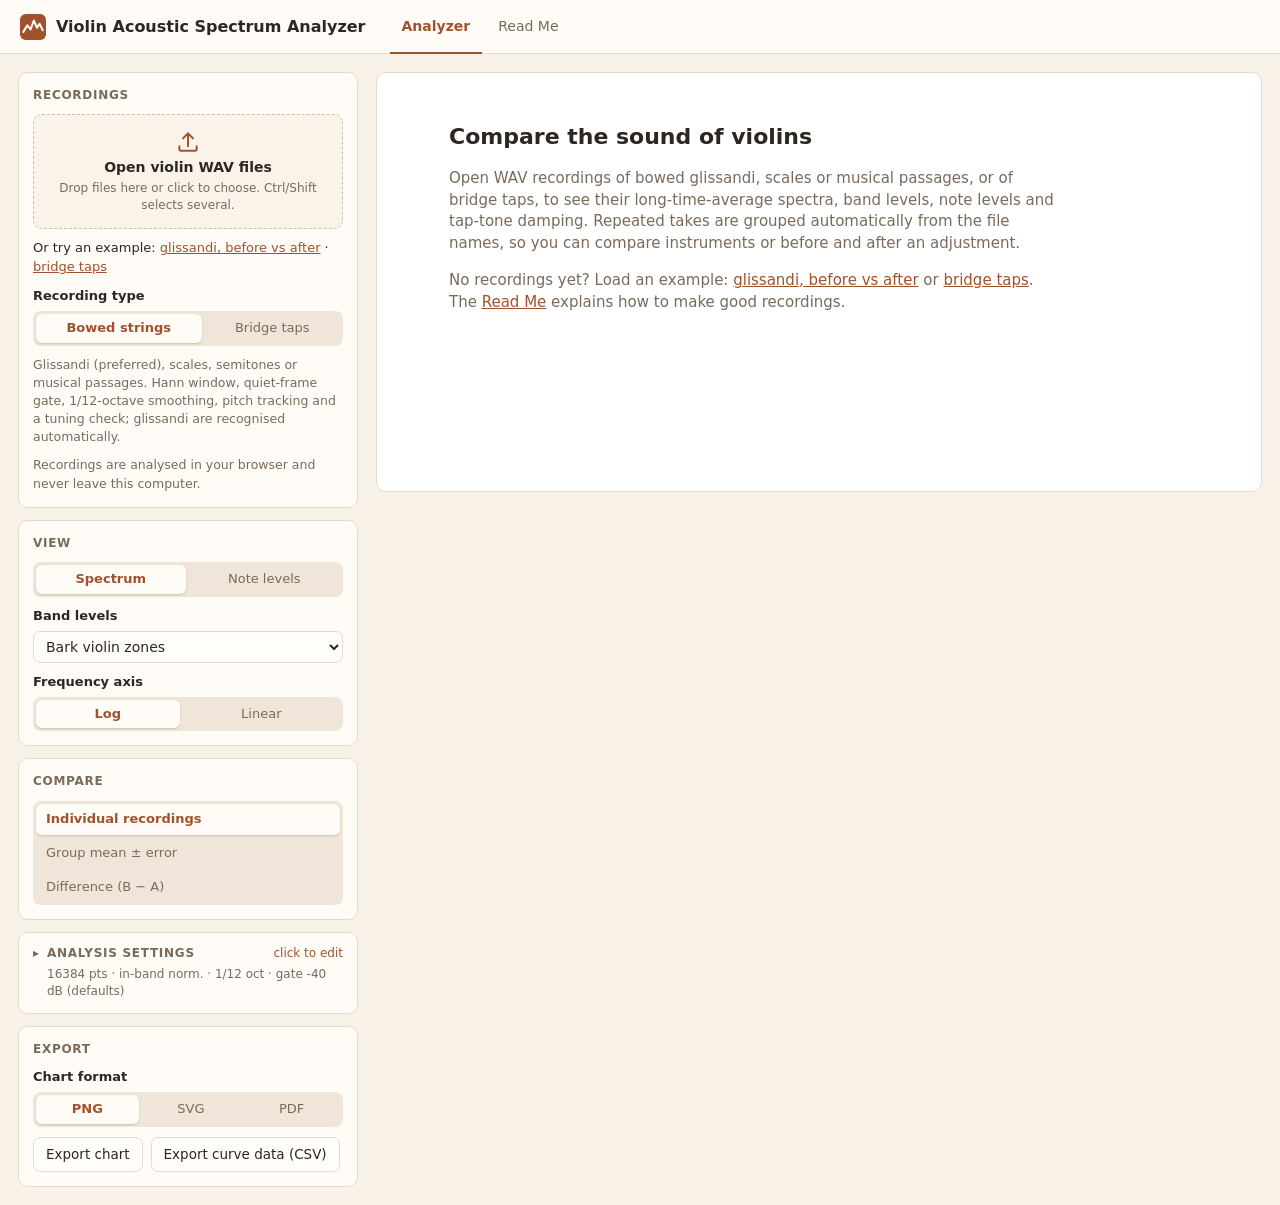
<file: index.html>
<!doctype html>
<html lang="en">
<head>
  <meta charset="utf-8">
  <meta name="viewport" content="width=device-width, initial-scale=1">
  <title>Violin Acoustic Spectrum Analyzer</title>
  <meta name="description" content="Compare long-time-average spectra, band levels, note levels and tap-tone damping of violin recordings. Runs entirely in your browser.">
  <link rel="icon" href="data:image/svg+xml,%3Csvg xmlns='http://www.w3.org/2000/svg' viewBox='0 0 32 32'%3E%3Crect width='32' height='32' rx='7' fill='%23a0522d'/%3E%3Cpath d='M4 22 L9 14 L13 19 L17 8 L21 17 L24 12 L28 20' fill='none' stroke='white' stroke-width='2.4' stroke-linecap='round' stroke-linejoin='round'/%3E%3C/svg%3E">
  <link rel="stylesheet" href="css/style.css">
  <script src="vendor/plotly-2.35.2.min.js" defer></script>
  <script src="vendor/marked-12.0.2.min.js" defer></script>
  <script src="vendor/jspdf-2.5.1.umd.min.js" defer></script>
  <script type="module" src="js/app.js"></script>
</head>
<body>
  <header class="topbar">
    <div class="brand">
      <svg viewBox="0 0 32 32" aria-hidden="true"><rect width="32" height="32" rx="7" fill="currentColor"/><path d="M4 22 L9 14 L13 19 L17 8 L21 17 L24 12 L28 20" fill="none" stroke="#fff" stroke-width="2.4" stroke-linecap="round" stroke-linejoin="round"/></svg>
      <span>Violin Acoustic Spectrum Analyzer</span>
    </div>
    <nav class="tabs" role="tablist">
      <button role="tab" id="tab-analyzer" aria-selected="true" aria-controls="page-analyzer">Analyzer</button>
      <button role="tab" id="tab-readme" aria-selected="false" aria-controls="page-readme">Read Me</button>
    </nav>
  </header>

  <main id="page-analyzer" class="layout" role="tabpanel" aria-labelledby="tab-analyzer">
    <aside class="sidebar">
      <!-- Recordings: files, examples and recording type -->
      <section class="card">
        <h2 class="card-title">Recordings</h2>
        <label class="dropzone" id="dropzone">
          <input type="file" id="file-input" accept=".wav,audio/wav,audio/x-wav,audio/wave" multiple>
          <svg viewBox="0 0 24 24" aria-hidden="true"><path d="M12 16V4m0 0-4.5 4.5M12 4l4.5 4.5M4 16v2.5A1.5 1.5 0 0 0 5.5 20h13a1.5 1.5 0 0 0 1.5-1.5V16" fill="none" stroke="currentColor" stroke-width="1.8" stroke-linecap="round" stroke-linejoin="round"/></svg>
          <span class="dz-title">Open violin WAV files</span>
          <span class="dz-sub">Drop files here or click to choose. Ctrl/Shift selects several.</span>
        </label>
        <p class="examples">Or try an example: <a href="#" data-example="glis">glissandi, before vs after</a> · <a href="#" data-example="impact">bridge taps</a></p>
        <div class="field">
          <span class="label">Recording type</span>
          <div class="segmented" data-name="rec_type">
            <button type="button" value="bowed">Bowed strings</button>
            <button type="button" value="impact">Bridge taps</button>
          </div>
        </div>
        <p class="help" id="rec_type_help"></p>
        <p class="help">Recordings are analysed in your browser and never leave this computer.</p>
      </section>


      <!-- View: what is drawn -->
      <section class="card">
        <h2 class="card-title">View</h2>
        <div class="segmented" data-name="view" data-show="played">
          <button type="button" value="spec">Spectrum</button>
          <button type="button" value="notes">Note levels</button>
        </div>
        <div class="field" id="layers-field" hidden>
          <span class="label">Visible audio layers</span>
          <div id="file_toggles" class="layers"></div>
        </div>
        <label class="field">
          <span class="label">Band levels</span>
          <select id="band_set">
            <option value="zones">Bark violin zones</option>
            <option value="dw">Dünnwald regions</option>
            <option value="bark">Bark critical bands</option>
            <option value="curtin4">Curtin 4 bands</option>
            <option value="curtin5">Curtin 5 bands</option>
            <option value="none">None</option>
          </select>
        </label>
        <div class="field">
          <span class="label">Frequency axis</span>
          <div class="segmented" data-name="x_scale">
            <button type="button" value="log">Log</button>
            <button type="button" value="lin">Linear</button>
          </div>
        </div>
      </section>

      <!-- Compare: plot mode and groups -->
      <section class="card">
        <h2 class="card-title">Compare</h2>
        <div class="segmented vertical" data-name="plot_mode">
          <button type="button" value="indiv">Individual recordings</button>
          <button type="button" value="mean">Group mean ± error</button>
          <button type="button" value="diff">Difference (B − A)</button>
        </div>
        <div data-show="groups" class="stack">
          <p class="help">Files sharing a group name are treated as independent replicates of one instrument/condition.</p>
          <div id="group_inputs" class="groups"></div>
          <div class="field">
            <span class="label">Error band</span>
            <div class="segmented" data-name="err_type">
              <button type="button" value="se">± 1 SE</button>
              <button type="button" value="ci" title="Mean ± 1.96 SE. With only a few recordings per group this understates the uncertainty.">≈ 95% CI</button>
            </div>
          </div>
        </div>
        <div data-show="diff" class="ab">
          <label class="field"><span class="label">A (reference / before)</span><select id="ref_grp"></select></label>
          <label class="field"><span class="label">B (comparison / after)</span><select id="cmp_grp"></select></label>
        </div>
      </section>

      <!-- Analysis settings -->
      <details class="card settings" id="adv_settings">
        <summary>
          <span class="settings-title">Analysis settings</span>
          <span class="settings-summary" id="settings_summary"></span>
        </summary>
        <div class="settings-body">
          <div data-show="played">
            <label class="check"><input type="checkbox" id="restrict_pitch"> Restrict to common pitch range</label>
            <label class="check"><input type="checkbox" id="gate_on" checked> Ignore quiet frames (silence / gaps)</label>
            <label class="field range" data-show="gate">
              <span class="label">Gate threshold <output for="gate_db"></output> dB re loudest frame</span>
              <input type="range" id="gate_db" min="-60" max="-10" step="5" value="-40">
            </label>
          </div>
          <div data-show="impact">
            <label class="field range">
              <span class="label">Window level at frame end <output for="exp_db"></output> dB <span class="muted">(0 = rectangular)</span></span>
              <input type="range" id="exp_db" min="-60" max="0" step="5" value="-40">
            </label>
            <label class="field range">
              <span class="label">Tap detection threshold <output for="trig_db"></output> dB re strongest tap</span>
              <input type="range" id="trig_db" min="-30" max="-6" step="2" value="-20">
            </label>
            <label class="check"><input type="checkbox" id="skip_clipped" checked> Skip clipped taps</label>
            <p class="help">Record several taps per file, spaced further apart than one frame, and let each tap ring out. Set the recording level so taps peak around −6 to −12 dBFS.</p>
          </div>
          <label class="field">
            <span class="label">FFT window (samples at 48 kHz)</span>
            <select id="fft_size">
              <option value="4096">4096</option>
              <option value="8192">8192</option>
              <option value="16384">16384 (recommended)</option>
              <option value="32768">32768</option>
            </select>
          </label>
          <fieldset class="field">
            <legend class="label">Level normalization</legend>
            <label class="check"><input type="radio" name="norm_mode" value="inband" checked> In-band power (188–7080 Hz)</label>
            <label class="check"><input type="radio" name="norm_mode" value="none"> None (absolute dBFS/Hz)</label>
          </fieldset>
          <label class="field">
            <span class="label">Spectral smoothing</span>
            <select id="smooth">
              <option value="0">None</option>
              <option value="24">1/24 octave</option>
              <option value="12">1/12 octave</option>
              <option value="6">1/6 octave</option>
              <option value="3">1/3 octave</option>
            </select>
          </label>
          <a href="#" id="reset_settings" class="small-link">Restore defaults for this recording type</a>
        </div>
      </details>

      <!-- Export -->
      <section class="card">
        <h2 class="card-title">Export</h2>
        <div class="field">
          <span class="label">Chart format</span>
          <div class="segmented" data-name="file_type">
            <button type="button" value="png">PNG</button>
            <button type="button" value="svg">SVG</button>
            <button type="button" value="pdf">PDF</button>
          </div>
        </div>
        <div class="buttons">
          <button type="button" class="btn" id="download_plot">Export chart</button>
          <button type="button" class="btn" id="download_csv">Export curve data (CSV)</button>
        </div>
      </section>
    </aside>

    <section class="main">
      <div class="plot-card">
        <div id="welcome" class="welcome">
          <h2>Compare the sound of violins</h2>
          <p>Open WAV recordings of bowed glissandi, scales or musical passages, or of bridge taps, to see their long-time-average spectra, band levels, note levels and tap-tone damping. Repeated takes are grouped automatically from the file names, so you can compare instruments or before and after an adjustment.</p>
          <p>No recordings yet? Load an example: <a href="#" data-example="glis">glissandi, before vs after</a> or <a href="#" data-example="impact">bridge taps</a>. The <a href="#" id="welcome-readme">Read Me</a> explains how to make good recordings.</p>
        </div>
        <div id="plot-wrap" class="plot-wrap" hidden>
          <div id="plot"></div>
          <div id="cursor" class="cursor" hidden></div>
          <div id="plot-message" class="plot-message" hidden></div>
        </div>
        <div id="busy" class="busy" hidden><div class="spinner"></div><span id="busy-text">Working…</span></div>
      </div>
      <div class="toolbar" id="toolbar" hidden>
        <button type="button" class="btn btn-sm" id="reset_zoom">Reset zoom</button>
        <div id="cursor_readout" class="readout"></div>
      </div>
      <p class="help" id="plot-help" hidden>Drag across the plot to zoom into a frequency range; double-click or press Reset zoom to zoom out. Hover (or tap) for a frequency and level readout.</p>
      <div id="band_box" class="note-box muted-box" hidden></div>
      <div id="tuning_note" class="note-box" hidden></div>
      <div id="damping_box" class="note-box muted-box" hidden></div>
    </section>
  </main>

  <main id="page-readme" class="readme-page" role="tabpanel" aria-labelledby="tab-readme" hidden>
    <article id="readme" class="readme">Loading…</article>
  </main>

  <div id="toasts" class="toasts" aria-live="polite"></div>
</body>
</html>
</file>
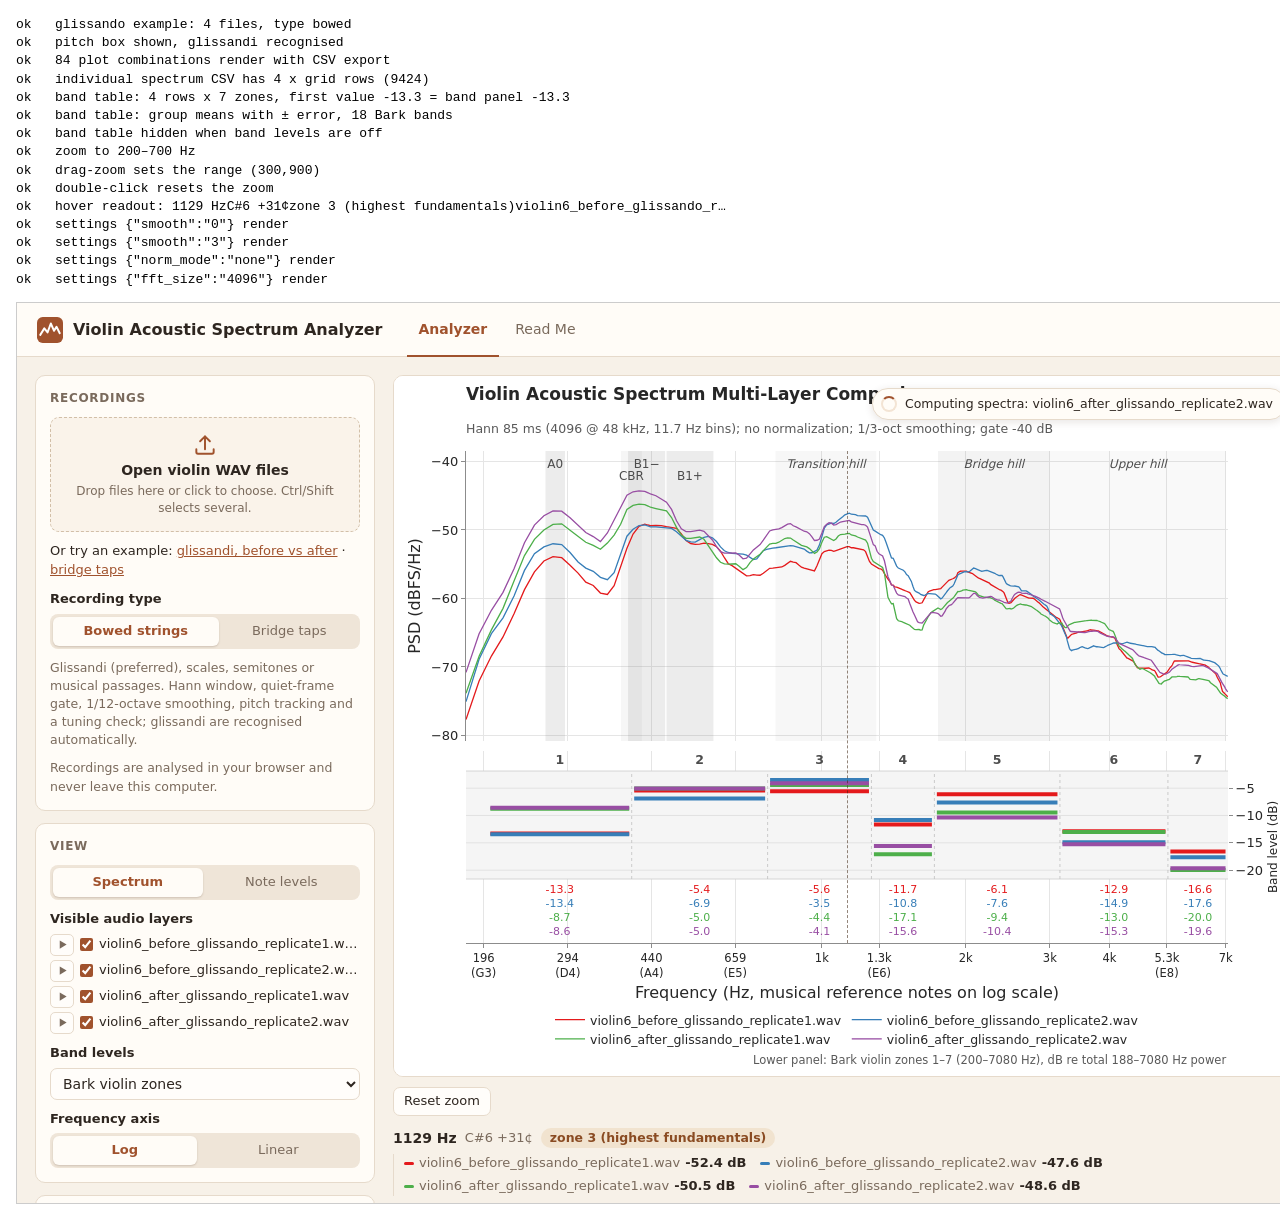
<file: tests/e2e.html>
<!doctype html>
<html lang="en">
<head>
  <meta charset="utf-8">
  <title>inSpectra end-to-end test</title>
  <style>
    body { font: 13px/1.4 ui-monospace, Consolas, monospace; margin: 16px; }
    iframe { width: 1300px; height: 900px; border: 1px solid #ccc; }
  </style>
</head>
<body>
  <pre id="out"></pre>
  <iframe id="app" title="app under test"></iframe>
  <script type="module" src="e2e.js"></script>
</body>
</html>
</file>
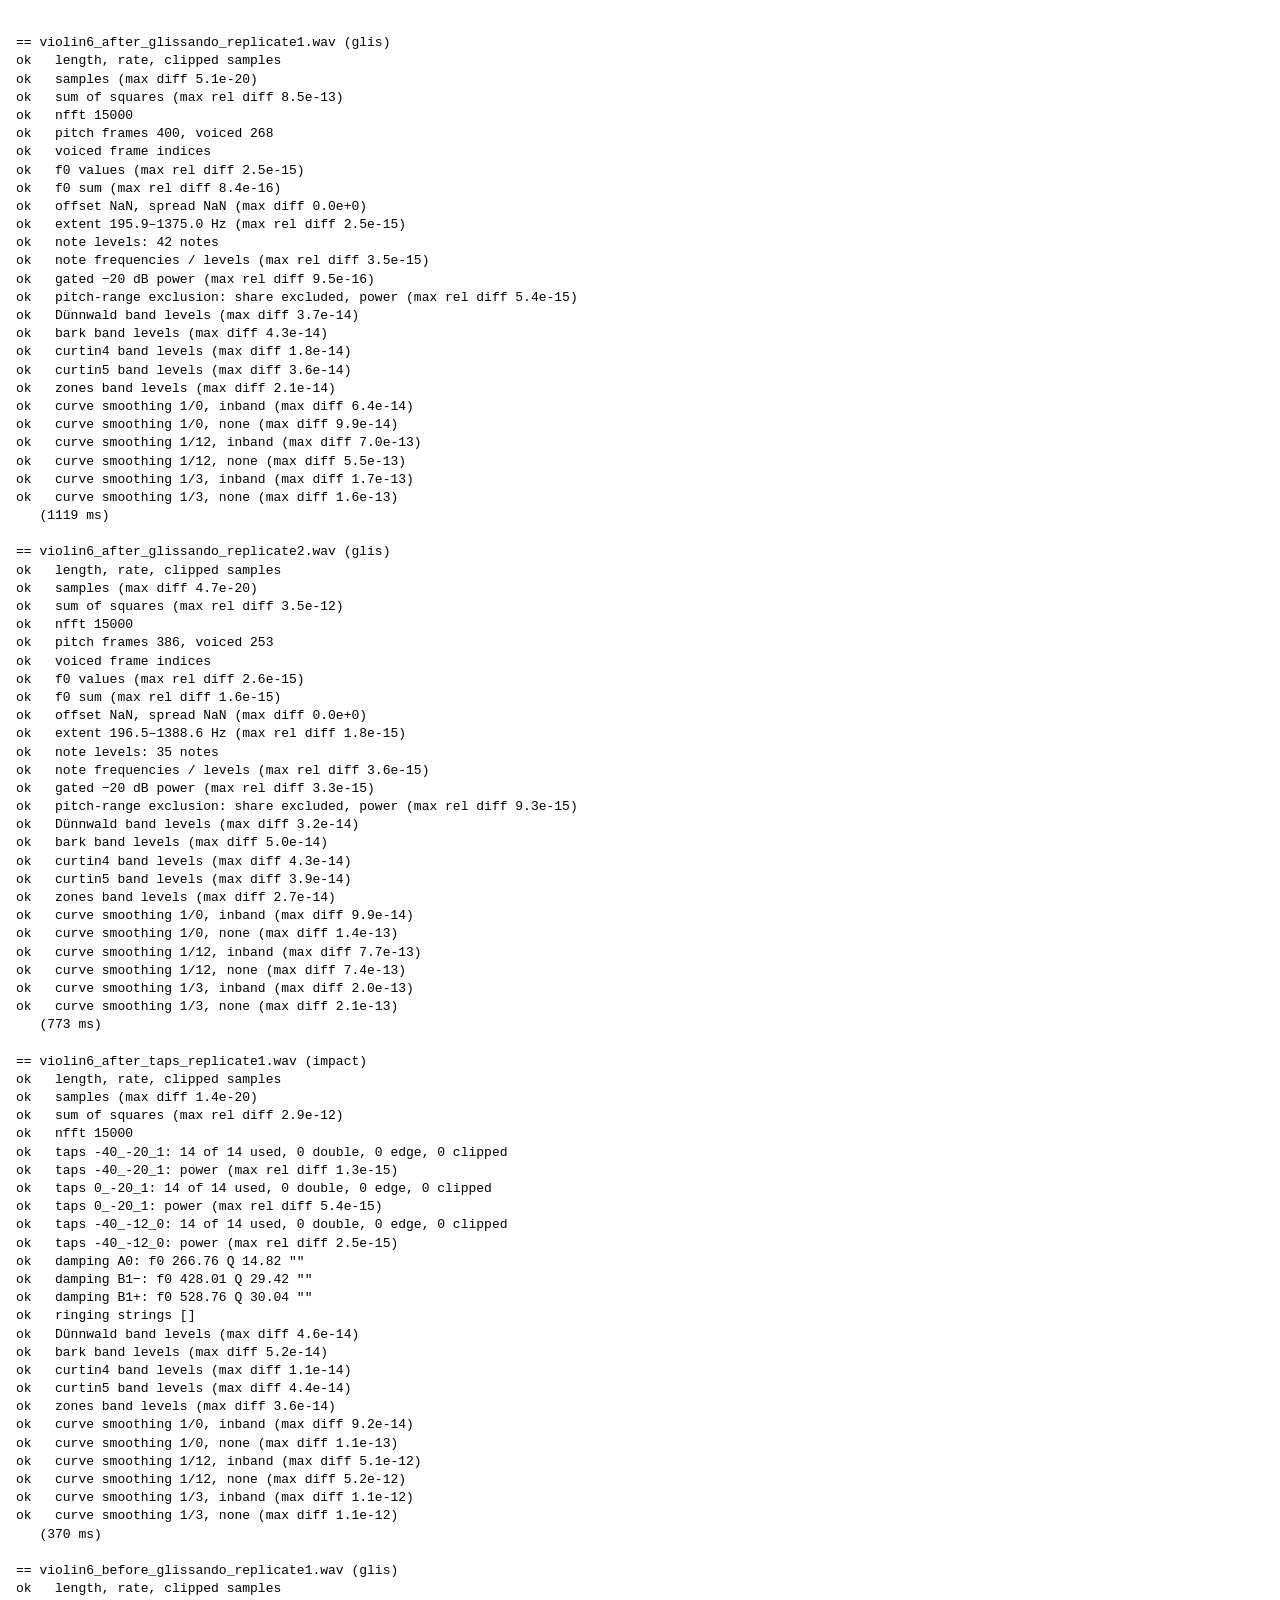
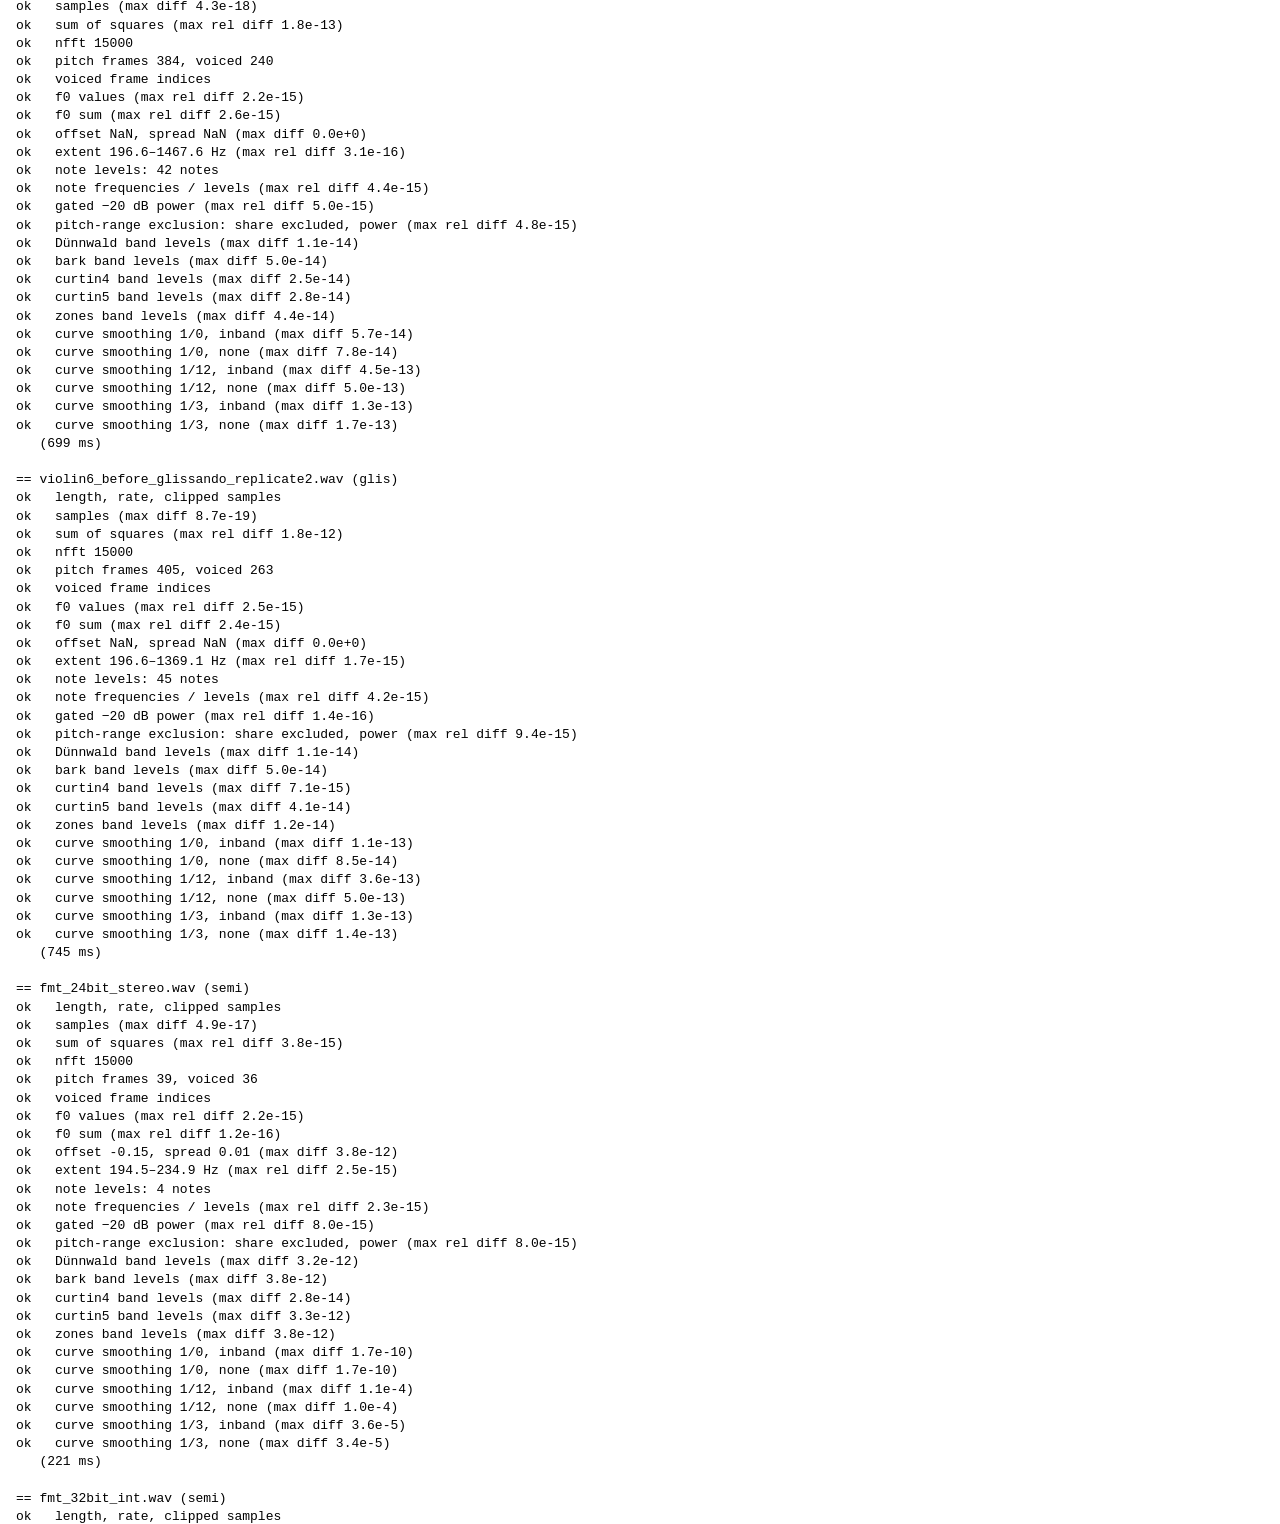
<file: tests/test.html>
<!doctype html>
<html lang="en">
<head>
  <meta charset="utf-8">
  <title>inSpectra tests</title>
  <style>body { font: 13px/1.4 ui-monospace, Consolas, monospace; margin: 16px; }</style>
</head>
<body>
  <pre id="out"></pre>
  <script type="module" src="test.js"></script>
</body>
</html>
</file>
<file: css/style.css>
:root {
  --bg: #f7f1e8;
  --card: #fffcf7;
  --border: #e6dacb;
  --text: #2e2620;
  --muted: #7a6a5c;
  --accent: #a0522d;
  --accent-soft: #f3e4d4;
  --input: #fffdfa;
  --tint: #faf3ea;
  --track: #efe5d8;
  --warn-bg: #fff6e0;
  --warn-border: #f0cf79;
  --warn-text: #7a5300;
  --radius: 10px;
  --font: system-ui, -apple-system, "Segoe UI", Roboto, "Helvetica Neue", Arial, sans-serif;
  color-scheme: light;
}

* { box-sizing: border-box; }
html, body { margin: 0; }
body { background: var(--bg); color: var(--text); font: 14px/1.45 var(--font); }
a { color: var(--accent); }
[hidden] { display: none !important; }

/* ---- Top bar ---------------------------------------------------------------- */
.topbar {
  position: sticky; top: 0; z-index: 20;
  display: flex; align-items: center; gap: 24px; padding: 0 20px; height: 54px;
  background: var(--card); border-bottom: 1px solid var(--border);
}
.brand { display: flex; align-items: center; gap: 10px; font-weight: 650; font-size: 16px; color: var(--accent); white-space: nowrap; overflow: hidden; min-width: 0; flex: 0 1 auto; }
.tabs { flex: none; }
@media (max-width: 600px) {
  .topbar { gap: 8px; padding: 0 12px; }
  .brand span { display: none; }
}
.brand span { color: var(--text); overflow: hidden; text-overflow: ellipsis; }
.brand svg { width: 26px; height: 26px; flex: none; }
.tabs { display: flex; gap: 4px; height: 100%; }
.tabs button {
  border: 0; background: none; font: inherit; color: var(--muted); padding: 0 12px; cursor: pointer;
  border-bottom: 2px solid transparent; margin-bottom: -1px;
}
.tabs button[aria-selected="true"] { color: var(--accent); border-bottom-color: var(--accent); font-weight: 600; }
.tabs button:hover { color: var(--text); }

/* ---- Layout ----------------------------------------------------------------- */
.layout { display: grid; grid-template-columns: 340px minmax(0, 1fr); gap: 18px; padding: 18px; align-items: start; }
.sidebar { display: flex; flex-direction: column; gap: 12px; }
.main { min-width: 0; display: flex; flex-direction: column; gap: 10px; position: sticky; top: 72px; }
@media (max-width: 900px) {
  .layout { grid-template-columns: minmax(0, 1fr); padding: 12px 16px; }
  .main { position: static; order: -1; }
  .brand span { font-size: 14px; }
}

.card { background: var(--card); border: 1px solid var(--border); border-radius: var(--radius); padding: 14px; display: flex; flex-direction: column; gap: 10px; }
.card > :first-child { margin-top: 0; }
.help { margin: 0; font-size: 12.5px; color: var(--muted); }
.muted { color: var(--muted); }
.examples { margin: 0; font-size: 13px; }
.small-link { font-size: 13px; }

/* ---- Inputs ----------------------------------------------------------------- */
.field { display: flex; flex-direction: column; gap: 5px; border: 0; margin: 0; padding: 0; min-width: 0; }
.label { font-weight: 600; font-size: 13px; }
fieldset.field legend { padding: 0; margin-bottom: 4px; }
select, input[type="text"] {
  font: inherit; color: inherit; background: var(--input); border: 1px solid var(--border); border-radius: 7px;
  padding: 6px 8px; width: 100%; min-width: 0;
}
select:focus, input[type="text"]:focus { outline: 2px solid var(--accent-soft); border-color: var(--accent); }
.check { display: flex; align-items: flex-start; gap: 7px; cursor: pointer; font-size: 13.5px; }
.check input { margin: 3px 0 0; accent-color: var(--accent); }
.range input { width: 100%; accent-color: var(--accent); }
.range output { font-variant-numeric: tabular-nums; color: var(--accent); }

.segmented { display: flex; flex-wrap: wrap; background: var(--track); border-radius: 8px; padding: 3px; gap: 3px; }
.segmented button {
  flex: 1 1 auto; border: 0; background: none; font: inherit; font-size: 13px; color: var(--muted);
  padding: 5px 8px; border-radius: 6px; cursor: pointer; white-space: nowrap;
}
.segmented.vertical { flex-direction: column; }
.segmented.vertical button { text-align: left; padding: 6px 10px; }
.segmented button:hover { color: var(--text); }
.segmented button[aria-pressed="true"] { background: var(--card); color: var(--accent); font-weight: 600; box-shadow: 0 1px 2px rgba(60, 35, 15, .18); }

.btn {
  font: inherit; font-size: 13.5px; border: 1px solid var(--border); background: var(--input); color: var(--text);
  border-radius: 7px; padding: 7px 12px; cursor: pointer;
}
.btn:hover { border-color: var(--accent); color: var(--accent); }
.btn:disabled { opacity: .5; cursor: default; }
.btn-sm { padding: 4px 10px; font-size: 13px; }
.buttons { display: flex; flex-wrap: wrap; gap: 8px; }

/* ---- Drop zone ---------------------------------------------------------------- */
.dropzone {
  display: flex; flex-direction: column; align-items: center; gap: 2px; text-align: center; cursor: pointer;
  border: 1.5px dashed #d2bfa8; border-radius: 9px; padding: 14px 10px; background: var(--tint); transition: background .15s, border-color .15s;
}
.dropzone:hover, .dropzone.over { border-color: var(--accent); background: var(--accent-soft); }
.dropzone input { position: absolute; width: 1px; height: 1px; opacity: 0; }
.dropzone svg { width: 26px; height: 26px; color: var(--accent); }
.dz-title { font-weight: 600; }
.dz-sub { font-size: 12px; color: var(--muted); }

/* ---- Analysis settings -------------------------------------------------------- */
.card-title { margin: 0; font-size: 12px; font-weight: 700; letter-spacing: .06em; text-transform: uppercase; color: var(--muted); }
.stack { display: flex; flex-direction: column; gap: 10px; }
.card.settings { padding: 0; gap: 0; }
.settings summary { list-style: none; cursor: pointer; padding: 12px 14px; display: flex; flex-direction: column; gap: 3px; border-radius: var(--radius); }
.settings-title { text-transform: uppercase; letter-spacing: .06em; font-size: 12px; font-weight: 700; color: var(--muted); }
.settings-title::after { text-transform: none; letter-spacing: 0; }
.settings summary::-webkit-details-marker { display: none; }
.settings-title::before { content: "▸"; display: inline-block; width: 14px; color: var(--muted); transition: transform .15s; }
.settings[open] .settings-title::before { transform: rotate(90deg); }
.settings-title::after { content: "click to edit"; float: right; font-weight: 400; font-size: 12px; color: var(--accent); }
.settings[open] .settings-title::after { content: ""; }
.settings-summary { font-size: 12px; color: var(--muted); margin-left: 14px; }
.settings summary:hover { background: var(--tint); }
.settings-body { padding: 4px 14px 14px; display: flex; flex-direction: column; gap: 10px; border-top: 1px solid var(--border); }
.settings-body > div { display: flex; flex-direction: column; gap: 10px; padding-top: 6px; }

/* ---- Layers and groups -------------------------------------------------------- */
.layers { display: flex; flex-direction: column; gap: 4px; }
.layer { display: flex; align-items: center; gap: 6px; font-size: 13px; min-width: 0; }
.layer label { display: flex; align-items: center; gap: 6px; cursor: pointer; min-width: 0; flex: 1; }
.layer label span { overflow: hidden; text-overflow: ellipsis; white-space: nowrap; }
.layer input { accent-color: var(--accent); margin: 0; }
.play-btn {
  flex: none; width: 24px; height: 22px; border: 1px solid var(--border); border-radius: 5px; background: var(--input);
  cursor: pointer; display: grid; place-items: center; padding: 0; color: var(--muted);
}
.play-btn:hover { color: var(--accent); border-color: var(--accent); }
.play-btn svg { width: 11px; height: 11px; }
.swatch { width: 10px; height: 10px; border-radius: 2px; flex: none; }
.groups { display: flex; flex-direction: column; gap: 6px; }
.groups label { display: flex; flex-direction: column; gap: 2px; font-size: 12px; color: var(--muted); }
.groups label span { overflow: hidden; text-overflow: ellipsis; white-space: nowrap; }
.ab { display: flex; flex-direction: column; gap: 8px; }

/* ---- Plot ------------------------------------------------------------------- */
.plot-card { position: relative; background: #fff; border: 1px solid var(--border); border-radius: var(--radius); min-height: 420px; overflow: hidden; }
.plot-wrap { position: relative; }
#plot { width: 100%; height: 700px; }
@media (max-width: 900px) { #plot { height: 600px; } }
.cursor { position: absolute; width: 0; border-left: 1px dashed rgba(60, 35, 15, .55); pointer-events: none; }
.plot-message { position: absolute; inset: 0; display: grid; place-items: center; padding: 24px; text-align: center; color: var(--muted); font-size: 15px; background: rgba(255, 255, 255, .92); }
.welcome { padding: 48px clamp(20px, 6vw, 72px); max-width: 760px; }
.welcome h2 { margin: 0 0 12px; font-size: 22px; }
.welcome p { color: var(--muted); font-size: 15px; }
.busy {
  position: absolute; top: 12px; right: 12px; display: flex; align-items: center; gap: 8px;
  background: var(--card); border: 1px solid var(--border); border-radius: 999px; padding: 6px 12px 6px 8px; font-size: 12.5px;
  box-shadow: 0 2px 8px rgba(60, 35, 15, .12); z-index: 5;
}
.spinner { width: 16px; height: 16px; border-radius: 50%; border: 2px solid var(--accent-soft); border-top-color: var(--accent); animation: spin .8s linear infinite; }
@keyframes spin { to { transform: rotate(360deg); } }

.toolbar { display: flex; align-items: center; gap: 12px; min-height: 2.2em; flex-wrap: wrap; }
.readout { font-size: 13px; font-variant-numeric: tabular-nums; display: flex; flex-wrap: wrap; align-items: center; gap: 6px 8px; }
.ro-freq { font-weight: 700; font-size: 14px; }
.ro-note { color: var(--muted); }
.ro-band { background: #f1e3cf; color: #8a4b22; border-radius: 999px; padding: 1px 9px; font-size: 12.5px; font-weight: 600; }
.ro-vals { display: flex; flex-wrap: wrap; gap: 4px 14px; padding-left: 10px; border-left: 1px solid var(--border); }
.ro-val { display: inline-flex; align-items: center; gap: 5px; color: var(--muted); }
.ro-val i { width: 10px; height: 3px; border-radius: 2px; display: inline-block; }
.ro-val b { color: var(--text); }
.note-box { background: var(--card); border: 1px solid var(--border); border-radius: 8px; padding: 8px 12px; font-size: 13px; color: var(--muted); }
.note-box.warn { background: var(--warn-bg); border-color: var(--warn-border); color: var(--warn-text); }
.warn-text { color: #b26a00; }
.table-wrap { overflow-x: auto; }
table.damping { border-collapse: collapse; margin: 6px 0; font-size: 12.5px; color: var(--text); }
table.damping th, table.damping td { border-top: 1px solid var(--border); padding: 4px 8px; text-align: left; white-space: nowrap; }
table.damping th { font-weight: 600; color: var(--muted); font-size: 12px; }
table.damping th.group-head { text-align: center; color: var(--text); font-size: 12.5px; border-bottom: 1px solid var(--border); }
table.damping .num { text-align: right; font-variant-numeric: tabular-nums; }
table.damping .mode-start { border-left: 1px solid var(--border); padding-left: 12px; }
table.damping td.muted.mode-start { text-align: center; font-style: italic; }
table.damping .name { padding-left: 0; }
table.damping tbody tr:hover { background: var(--tint); }
table.damping .mean-row td { font-weight: 600; background: var(--tint); }
table.damping .sub { display: block; font-weight: 400; font-size: 11px; color: var(--muted); }
table.bands th.num { text-align: right; }
table.bands td.num { color: var(--text); }
table.bands .pm { color: var(--muted); font-size: 11.5px; }
table.bands .swatch { display: inline-block; width: 10px; height: 3px; border-radius: 2px; margin: 0 6px 3px 0; vertical-align: middle; }

/* ---- Toasts ----------------------------------------------------------------- */
.toasts { position: fixed; top: 64px; right: 16px; z-index: 50; display: flex; flex-direction: column; gap: 8px; width: min(380px, calc(100vw - 32px)); }
.toast {
  background: var(--card); border: 1px solid var(--border); border-left: 4px solid var(--accent); border-radius: 8px;
  padding: 10px 30px 10px 12px; font-size: 13px; box-shadow: 0 4px 16px rgba(60, 35, 15, .14); position: relative;
  animation: toast-in .2s ease-out;
}
.toast.warning { border-left-color: #e0a100; }
.toast.error { border-left-color: #c62828; }
.toast button { position: absolute; top: 6px; right: 6px; border: 0; background: none; cursor: pointer; color: var(--muted); font-size: 16px; line-height: 1; }
@keyframes toast-in { from { opacity: 0; transform: translateY(-6px); } }

/* ---- Read Me ---------------------------------------------------------------- */
.readme-page { padding: 18px; }
.readme { max-width: 920px; margin: 0 auto; background: var(--card); border: 1px solid var(--border); border-radius: var(--radius); padding: 8px 36px 36px; line-height: 1.6; }
.readme h2 { margin-top: 24px; }
.readme h3 { margin-top: 30px; border-bottom: 1px solid var(--border); padding-bottom: 4px; }
.readme h4 { margin-top: 20px; }
.readme details { margin: 4px 0 12px; background: var(--tint); border-radius: 8px; padding: 6px 12px; }
.readme summary { cursor: pointer; color: var(--accent); }
.readme li { margin: 3px 0; }
@media (max-width: 700px) { .readme { padding: 4px 16px 24px; } .readme-page { padding: 12px 0; } .readme { border-radius: 0; border-left: 0; border-right: 0; } }
</file>
